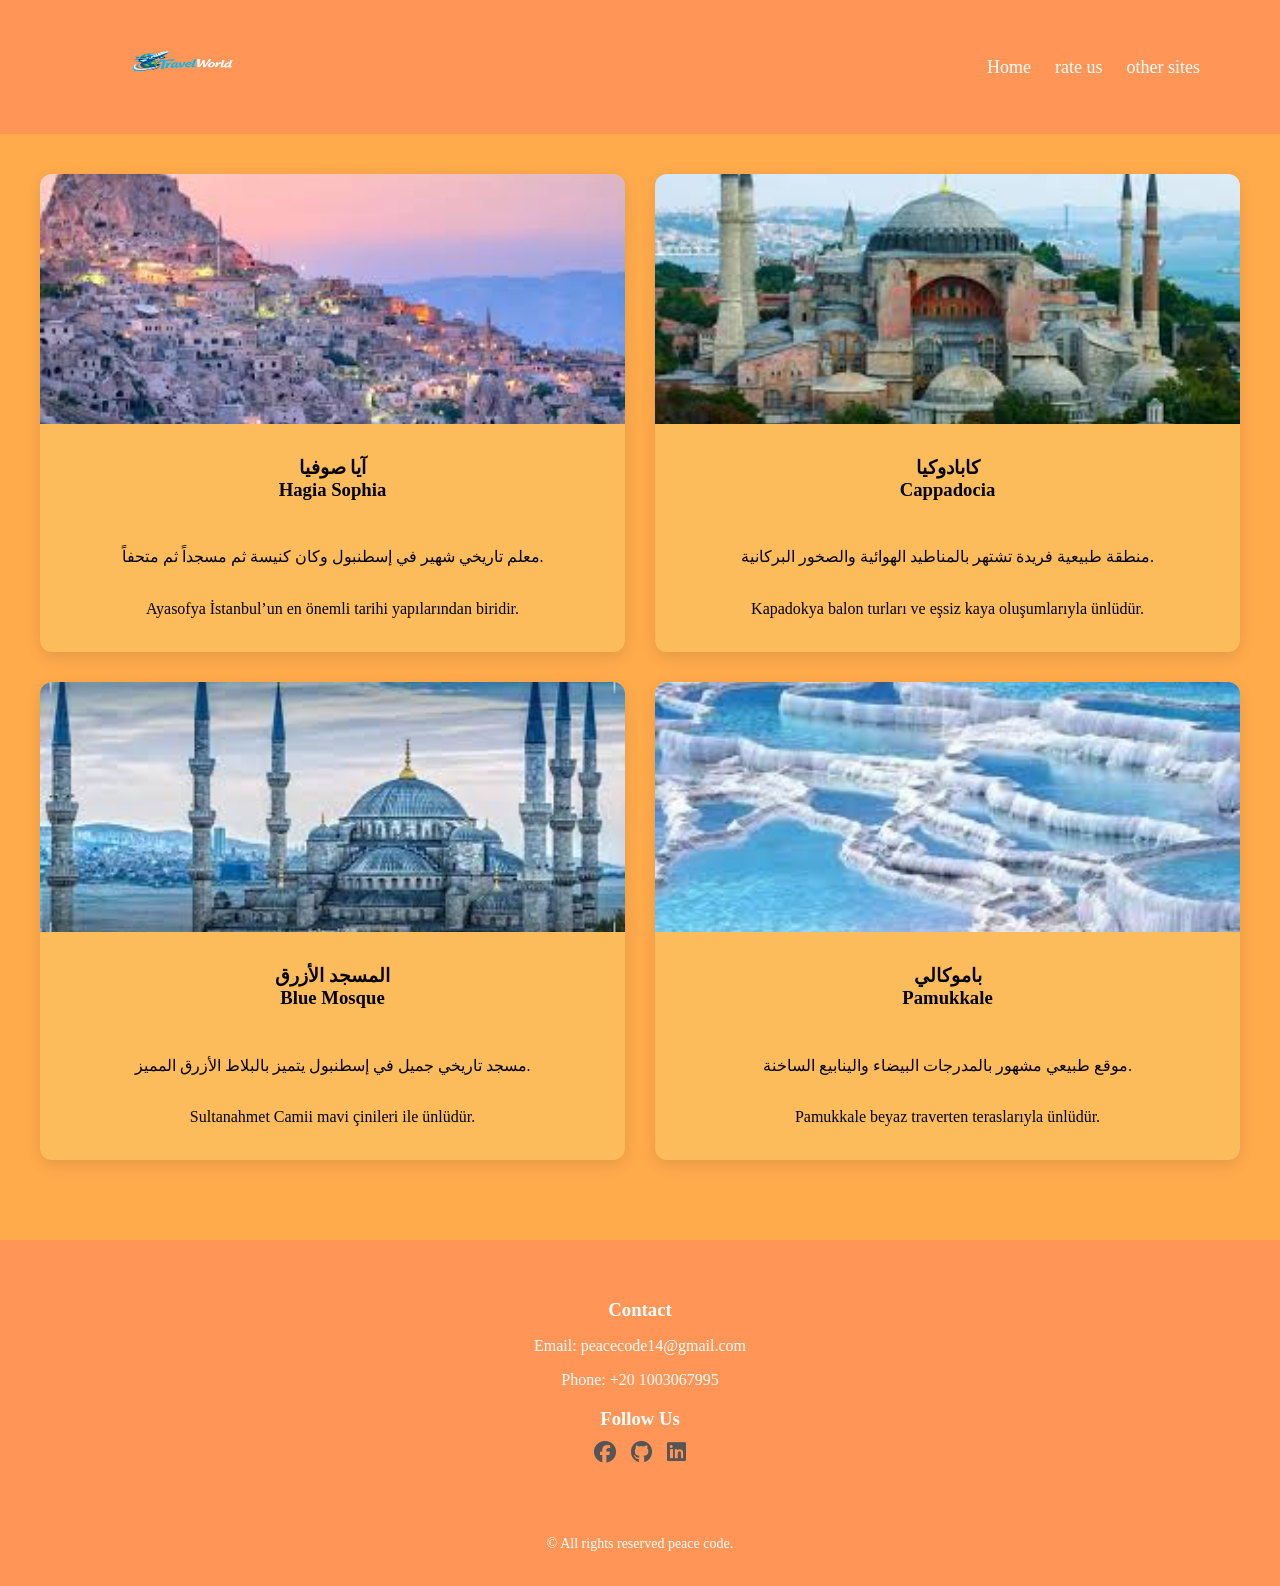
<file: index.html>
<!doctype html>
<html lang="ar">
  <head>
    <meta charset="UTF-8" />
    <meta name="viewport" content="width=device-width, initial-scale=1.0" />

    <title>Country Tourism</title>

    <link rel="stylesheet" href="style1.css" />
    <link rel="stylesheet" href="https://cdnjs.cloudflare.com/ajax/libs/font-awesome/6.5.0/css/all.min.css">
  </head>

  <body>
     <nav class="navbar">
<div class="logo">
<img class="star" src="flight.png" alt="TravelWorld Logo">
</div>

<ul class="menu">
<div class="nav-links">

<a href="https://peacecode14-alt.github.io/travel-world/" class="back">Home</a>
<a href="rate-us.html" class="active">rate us</a>
<a href="other-sites.html" class="active">other sites</a>
</ul>
</div>

</nav>

    <section class="places">
      <div class="place">
        <img src="tu1.jpg" />

        <h3>
          آيا صوفيا
          <br />
          Hagia Sophia
        </h3>

        <p>
          معلم تاريخي شهير في إسطنبول وكان كنيسة ثم مسجداً ثم متحفاً.

          <br /><br />

          Ayasofya İstanbul’un en önemli tarihi yapılarından biridir.
        </p>
      </div>

      <div class="place">
        <img src="tu2.jpg" />

        <h3>
          كابادوكيا
          <br />
          Cappadocia
        </h3>

        <p>
          منطقة طبيعية فريدة تشتهر بالمناطيد الهوائية والصخور البركانية.
          <br /><br />
          Kapadokya balon turları ve eşsiz kaya oluşumlarıyla ünlüdür.
        </p>
      </div>

      <div class="place">
        <img src="tu3.jpg" />

        <h3>
          المسجد الأزرق
          <br />
          Blue Mosque
        </h3>

        <p>
          مسجد تاريخي جميل في إسطنبول يتميز بالبلاط الأزرق المميز.
          <br /><br />
          Sultanahmet Camii mavi çinileri ile ünlüdür.
        </p>
      </div>

      <div class="place">
        <img src="tu4.jpg" />

        <h3>
          باموكالي
          <br />
          Pamukkale
        </h3>

        <p>
          موقع طبيعي مشهور بالمدرجات البيضاء والينابيع الساخنة.
          <br /><br />
          Pamukkale beyaz traverten teraslarıyla ünlüdür.
        </p>
      </div>
    </section>
     <footer class="site-footer">







<div class="footer-content">

<div class="footer-section social">
<div class="footer-section">

<h3>Contact</h3>
<p>Email: peacecode14@gmail.com</p>
<p>Phone: +20 1003067995</p>

</div>
<h3>Follow Us</h3>
<div class="social-links">
         <a href="https://web.facebook.com/profile.php?id=61561774513017&locale=ar_AR" target="_blank">
          <i class="fa-brands fa-facebook"></i>
        </a>

        <a href="https://github.com/peacecode14-alt" target="_blank">
          <i class="fa-brands fa-github"></i>
        </a>
        <a
          href="https://www.linkedin.com/in/ahmed-emad-367192395/"
          target="_blank"
        >
          <i class="fa-brands fa-linkedin"></i>
        </a>
      </div>
</div>

</div>







<div class="footer-bottom">
<p>© All rights reserved peace code.</p>
</div>

</footer>
  </body>
</html>
</file>
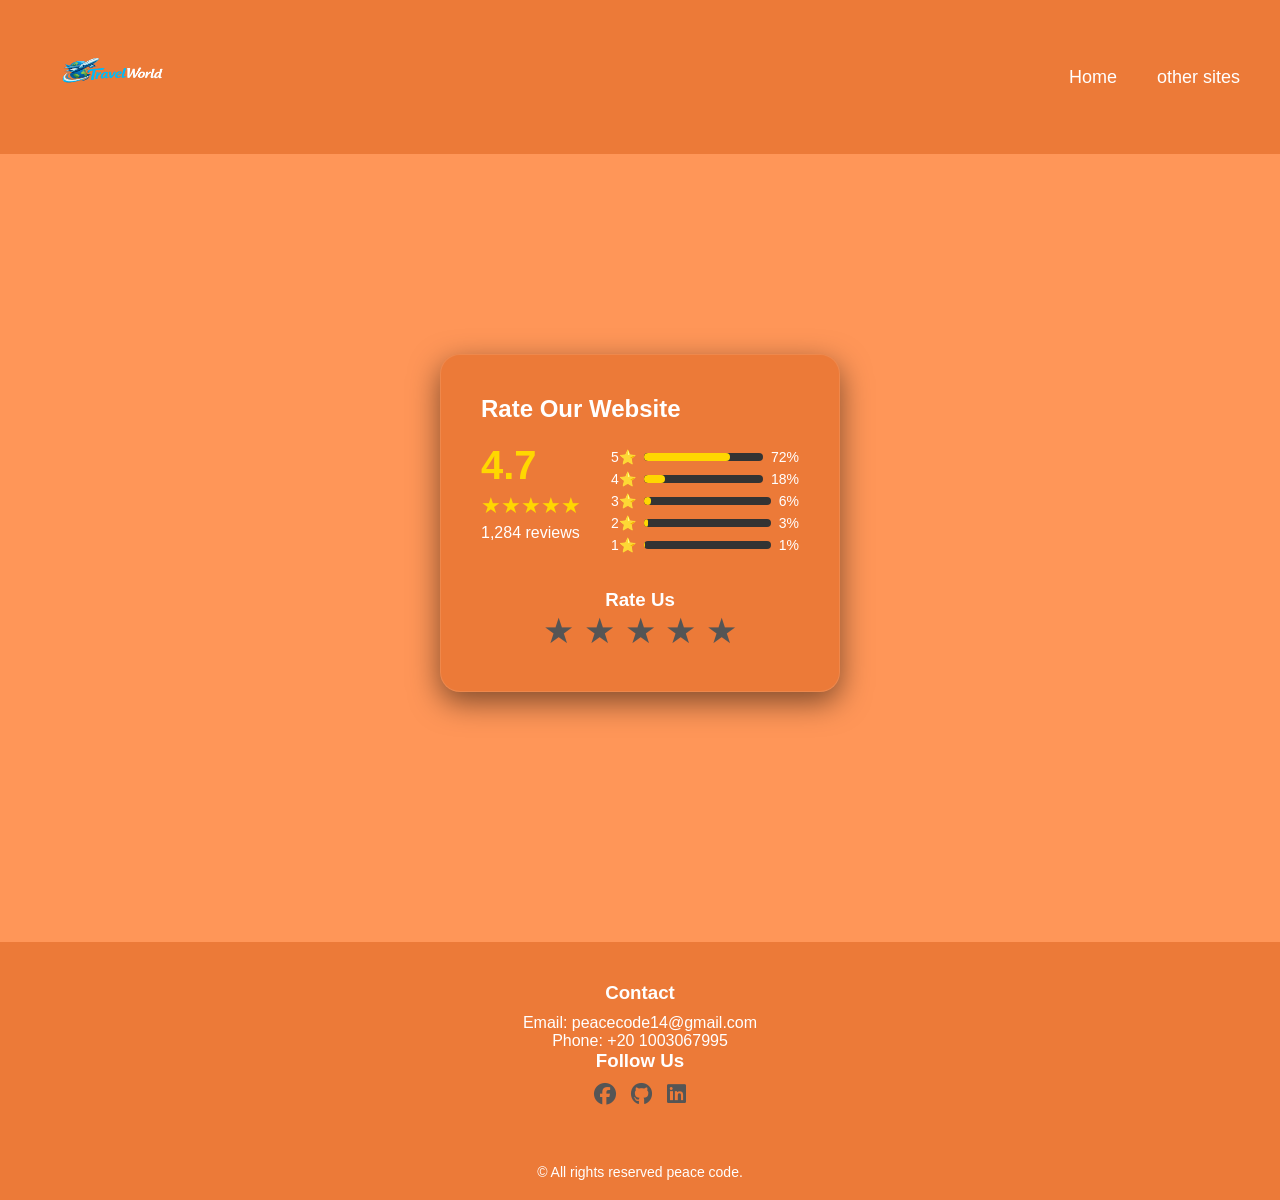
<file: rate-us.html>
<!DOCTYPE html>
<html lang="en">
<head>
    <meta charset="UTF-8">
    <meta name="viewport" content="width=device-width, initial-scale=1.0">
    <link rel="stylesheet" href="rate.css">
    <link rel="stylesheet" href="https://cdnjs.cloudflare.com/ajax/libs/font-awesome/6.5.0/css/all.min.css">
    <title>Document</title>
</head>
<body>
<header>

<nav class="navbar">

<div class="logo"><img src="flight.png" alt="flight"></div>

<ul class="menu">

<li><a href="https://peacecode14-alt.github.io/travel-world/">Home</a></li>
<li><a href="other-sites.html">other sites</a></li>


<li class="mega-parent">




</div>

</li>

</ul>







</div>

</div>

</nav>

</header>





    <section class="rate-section">
    <div class="glass">

<h2>Rate Our Website</h2>

<div class="rating-top">

<div class="average">
<h1>4.7</h1>
<div class="stars">★★★★★</div>
<p>1,284 reviews</p>
</div>

<div class="bars">

<div class="bar">
<span>5⭐</span>
<div class="progress">
<div class="fill fill5"></div>
</div>
<span>72%</span>
</div>

<div class="bar">
<span>4⭐</span>
<div class="progress">
<div class="fill fill4"></div>
</div>
<span>18%</span>
</div>

<div class="bar">
<span>3⭐</span>
<div class="progress">
<div class="fill fill3"></div>
</div>
<span>6%</span>
</div>

<div class="bar">
<span>2⭐</span>
<div class="progress">
<div class="fill fill2"></div>
</div>
<span>3%</span>
</div>

<div class="bar">
<span>1⭐</span>
<div class="progress">
<div class="fill fill1"></div>
</div>
<span>1%</span>
</div>

</div>

</div>


<div class="rate-box">

<h3>Rate Us</h3>

<div class="stars-input">

<input type="radio" id="star5" name="rate">
<label for="star5">★</label>

<input type="radio" id="star4" name="rate">
<label for="star4">★</label>

<input type="radio" id="star3" name="rate">
<label for="star3">★</label>

<input type="radio" id="star2" name="rate">
<label for="star2">★</label>

<input type="radio" id="star1" name="rate">
<label for="star1">★</label>

</div>

</div>

</div>
</section>
<footer class="site-footer">







<div class="footer-content">

<div class="footer-section social">
<div class="footer-section">

<h3>Contact</h3>
<p>Email: peacecode14@gmail.com</p>
<p>Phone: +20 1003067995</p>

</div>
<h3>Follow Us</h3>
<div class="social-links">
         <a href="https://web.facebook.com/profile.php?id=61561774513017&locale=ar_AR" target="_blank">
          <i class="fa-brands fa-facebook"></i>
        </a>

        <a href="https://github.com/peacecode14-alt" target="_blank">
          <i class="fa-brands fa-github"></i>
        </a>
        <a
          href="https://www.linkedin.com/in/ahmed-emad-367192395/"
          target="_blank"
        >
          <i class="fa-brands fa-linkedin"></i>
        </a>
      </div>
</div>

</div>







<div class="footer-bottom">
<p>© All rights reserved peace code.</p>
</div>

</footer>
</body>
</html>
</file>
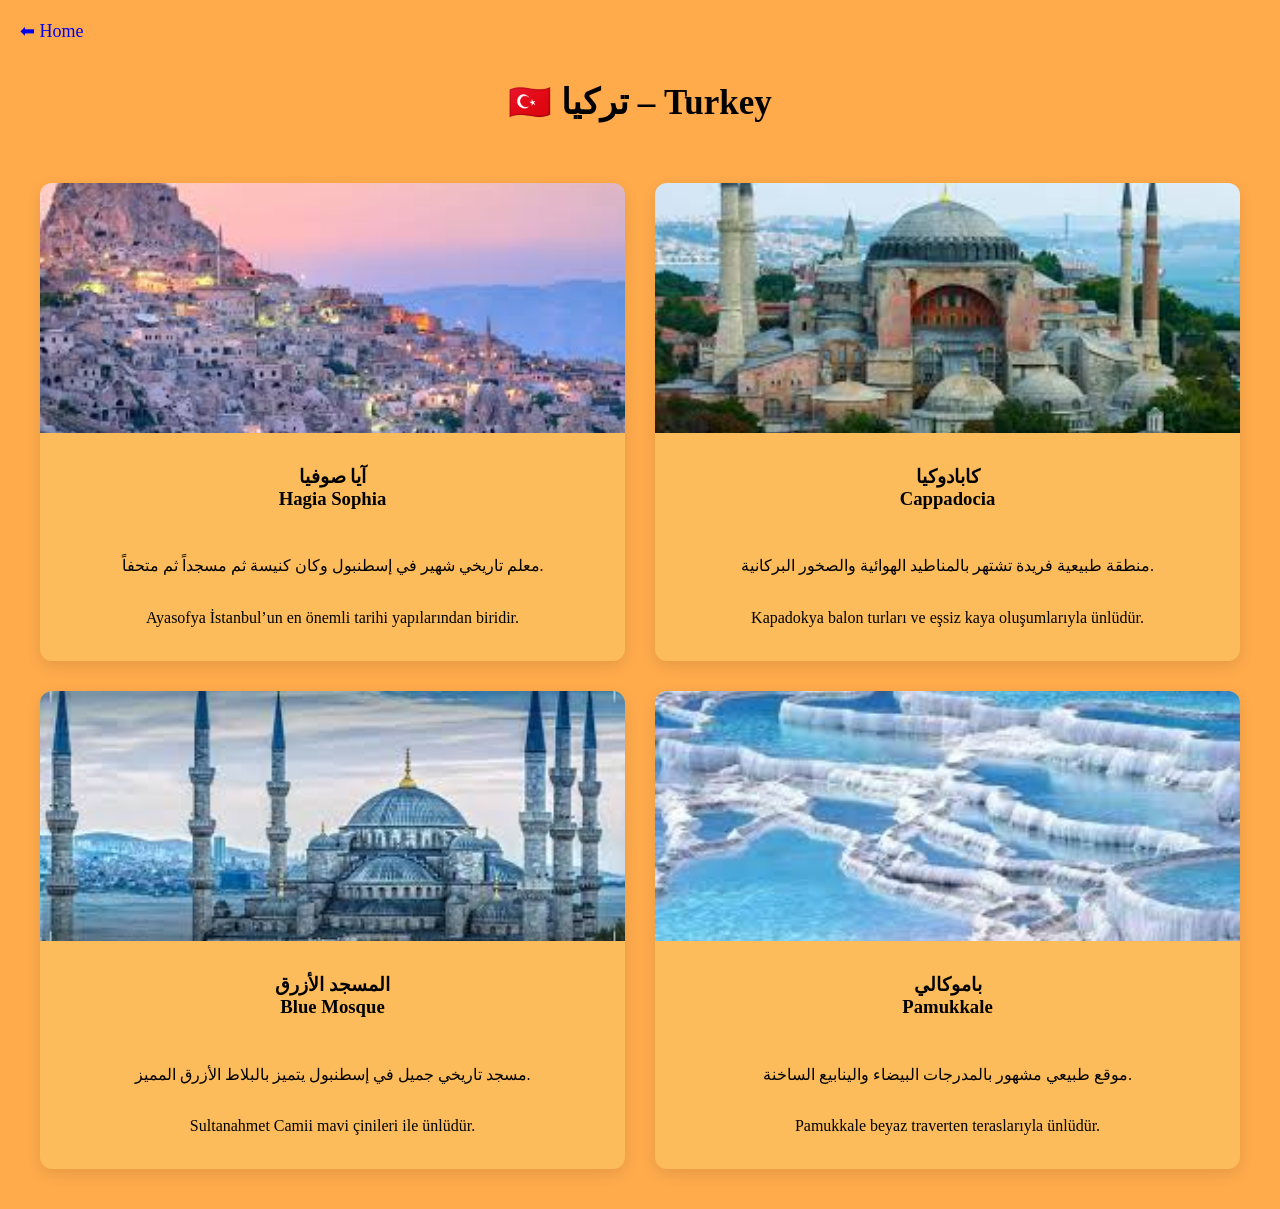
<file: turkey.html>
<!doctype html>
<html lang="ar">
  <head>
    <meta charset="UTF-8" />
    <meta name="viewport" content="width=device-width, initial-scale=1.0" />

    <title>Country Tourism</title>

    <link rel="stylesheet" href="style1.css" />
  </head>

  <body>
    <header>
      <a href="https://peacecode14-alt.github.io/travel-world/" class="back"
        >⬅ Home</a
      >

      <h1 class="country-title">🇹🇷 تركيا – Turkey</h1>
    </header>

    <section class="places">
      <div class="place">
        <img src="tu1.jpg" />

        <h3>
          آيا صوفيا
          <br />
          Hagia Sophia
        </h3>

        <p>
          معلم تاريخي شهير في إسطنبول وكان كنيسة ثم مسجداً ثم متحفاً.

          <br /><br />

          Ayasofya İstanbul’un en önemli tarihi yapılarından biridir.
        </p>
      </div>

      <div class="place">
        <img src="tu2.jpg" />

        <h3>
          كابادوكيا
          <br />
          Cappadocia
        </h3>

        <p>
          منطقة طبيعية فريدة تشتهر بالمناطيد الهوائية والصخور البركانية.
          <br /><br />
          Kapadokya balon turları ve eşsiz kaya oluşumlarıyla ünlüdür.
        </p>
      </div>

      <div class="place">
        <img src="tu3.jpg" />

        <h3>
          المسجد الأزرق
          <br />
          Blue Mosque
        </h3>

        <p>
          مسجد تاريخي جميل في إسطنبول يتميز بالبلاط الأزرق المميز.
          <br /><br />
          Sultanahmet Camii mavi çinileri ile ünlüdür.
        </p>
      </div>

      <div class="place">
        <img src="tu4.jpg" />

        <h3>
          باموكالي
          <br />
          Pamukkale
        </h3>

        <p>
          موقع طبيعي مشهور بالمدرجات البيضاء والينابيع الساخنة.
          <br /><br />
          Pamukkale beyaz traverten teraslarıyla ünlüdür.
        </p>
      </div>
    </section>
  </body>
</html>
</file>
<file: style1.css>
body {
    background: #ffab4c;
    margin: 0;
    padding: 0;
}

.navbar {
    padding: 60px;
    display: flex;
    justify-content: space-between;
    align-items: center;
    padding: 20px 60px;
    background: #ff9658;
    color: white;
    margin-top: 0px;
    z-index: 1000;
    max-height: 150px;
    margin-left: auto;
}

nav a {
    margin-right: 20px;
    text-decoration: none;
    color: white;
    font-size: 18px;
    transition: .3s;

}

nav a:hover {
    color: #38bdf8;
}

.logo img {
    height: 90px;
    width: 200px;
    margin-left: 30px;
    border: none;
    border-radius: 50px;
}


.starlogo img {
    width: 45px;
    margin-left: auto;
    height: 90px;
    height: 110px;
    border: none;
    border-radius: 50px;
    margin-right: 100px;

}







.country-title {

    text-align: center;
    margin: 20px;
    font-size: 35px;

}

.back {

    text-decoration: none;
    margin: 20px;
    display: inline-block;
    font-size: 18px;

}

.places {

    display: grid;
    grid-template-columns: repeat(2, 1fr);
    gap: 30px;
    padding: 40px;

}

.place {

    background: rgb(253, 188, 91);
    border-radius: 12px;
    overflow: hidden;
    box-shadow: 0 5px 15px rgba(0, 0, 0, 0.1);
    transition: .4s;

}

.place img {

    width: 100%;
    height: 250px;
    object-fit: cover;
    transition: .4s;

}

.place:hover img {

    transform: scale(1.1);

}

.place h3 {

    text-align: center;
    padding: 10px;

}

.place p {

    padding: 15px;
    line-height: 1.6;
    text-align: center;
}

.site-footer {
    background: #ff9658;
    backdrop-filter: blur(8px);
    color: white;
    padding: 40px 20px 20px 20px;
    margin-top: 40px;
}

.footer-content {
    display: flex;
    justify-content: center;
    flex-wrap: wrap;

}

.footer-section {
    min-width: 200px;
    text-align: center;
}

.footer-section h3 {
    margin-bottom: 10px;
}


.footer-section a:hover {
    color: #66c0f4;
}

.footer-bottom {
    text-align: center;
    border-top: 1px solid #ff9658;
    padding-top: 15px;
    margin-top: 20px;
    font-size: 14px;
}


.social-links {
    display: flex;
    justify-content: center;
    gap: 15px;
    margin-bottom: 20px;
}

.social-links a {
    font-size: 22px;
    color: #555;
    transition: 0.3s;
}

.social-links a:hover {
    color: #2196f3;
    transform: scale(1.2);
}

.copy {
    margin-top: 25px;
    opacity: 0.6;
    text-align: center;
}

@media(max-width:700px) {
    header {
        flex-direction: column;
        padding: 15px 30px;
    }
  

   

     nav {
        display: flex;
        justify-content: center;
        margin-top: 10px;
        flex-direction: column;
        text-align: center;
    }

    nav a {
        text-decoration: none;
        color: white;
        font-size: 18px;
       
         text-align: center;
   
    }
   
}

}
</file>
<file: rate.css>
* {
    margin: 0;
    padding: 0;
    box-sizing: border-box;
    font-family: Arial;
    scroll-behavior: smooth;
}

body {
    margin: 0;
    font-family: Arial;
    background: #ff9658;
    color: white;
}

.navbar {

    display: flex;
    justify-content: space-between;
    align-items: center;
    background: #ec7a38;
    padding: 20px;


}

nav a {
    margin-left: 20px;
    text-decoration: none;
    color: white;
    font-size: 18px;
    transition: .3s;
}

nav a:hover {
    color: #38bdf8;
}

.logo img {
    height: 110px;
    width: 200px;
    border: none;
    border-radius: 50px;
}

.menu {

    display: flex;
    gap: 20px;
    list-style: none;

}

.menu a {

    color: white;
    text-decoration: none;

}

.glass {
    backdrop-filter: blur(15px);
    background: #ec7a38;
    border: 1px solid rgba(255, 255, 255, 0.1);
    border-radius: 20px;
    padding: 40px;
    width: 400px;
    box-shadow: 0 10px 30px rgba(0, 0, 0, 0.5);
    margin-top: 200px;
    margin-left: auto;
    margin-right: auto;
}

.rating-top {
    display: flex;
    gap: 30px;
    margin-top: 20px;
}

.average h1 {
    font-size: 40px;
    color: gold;
}

.average .stars {
    color: gold;
    font-size: 22px;
    margin: 5px 0;
}

/* progress bars */

.bars {
    width: 200px;
}

.bar {
    display: flex;
    align-items: center;
    gap: 8px;
    font-size: 14px;
    margin: 6px 0;
}

.progress {
    flex: 1;
    height: 8px;
    background: #333;
    border-radius: 20px;
    overflow: hidden;
}

.fill {
    height: 100%;
    background: gold;
    border-radius: 20px;
}

/* percentages */

.fill5 {
    width: 72%
}

.fill4 {
    width: 18%
}

.fill3 {
    width: 6%
}

.fill2 {
    width: 3%
}

.fill1 {
    width: 1%
}

/* rating input */

.rate-box {
    text-align: center;
    margin-top: 30px;
}

.stars-input {
    direction: rtl;
    font-size: 35px;
}

.stars-input input {
    display: none;
}

.stars-input label {
    color: #555;
    cursor: pointer;
    transition: 0.3s;
}

/* hover animation */

.stars-input label:hover,
.stars-input label:hover~label {
    color: gold;
    transform: scale(1.3) rotate(-10deg);
}

/* checked */

.stars-input input:checked~label {
    color: gold;
}

.copy {
    margin-top: 25px;
    opacity: 0.6;
    text-align: center;
}

.site-footer {
    background: #ec7a38;
    backdrop-filter: blur(8px);
    color: white;
    padding: 40px 20px 20px 20px;
    margin-top: 250px;
}

.footer-content {
    display: flex;
    justify-content: center;
    flex-wrap: wrap;

}

.footer-section {
    min-width: 200px;
    text-align: center;
}

.footer-section h3 {
    margin-bottom: 10px;
}


.footer-section a:hover {
    color: #66c0f4;
}

.footer-bottom {
    text-align: center;
    border-top: 1px solid #ec7a38;
    padding-top: 15px;
    margin-top: 20px;
    font-size: 14px;
}


.social-links {
    display: flex;
    justify-content: center;
    gap: 15px;
    margin-bottom: 20px;
}

.social-links a {
    font-size: 22px;
    color: #555;
    transition: 0.3s;
}

.social-links a:hover {
    color: #2196f3;
    transform: scale(1.2);
}

@media(max-width:900px) {

    .games {

        grid-template-columns: repeat(2, 1fr);

    }

}

@media(max-width:500px) {

    .games {

        grid-template-columns: 1fr;

    }

    .navbar {

        flex-direction: column;

    }

    footer-content {
        flex-direction: column;
        align-items: center;
        text-align: center;
    }

}
</file>
